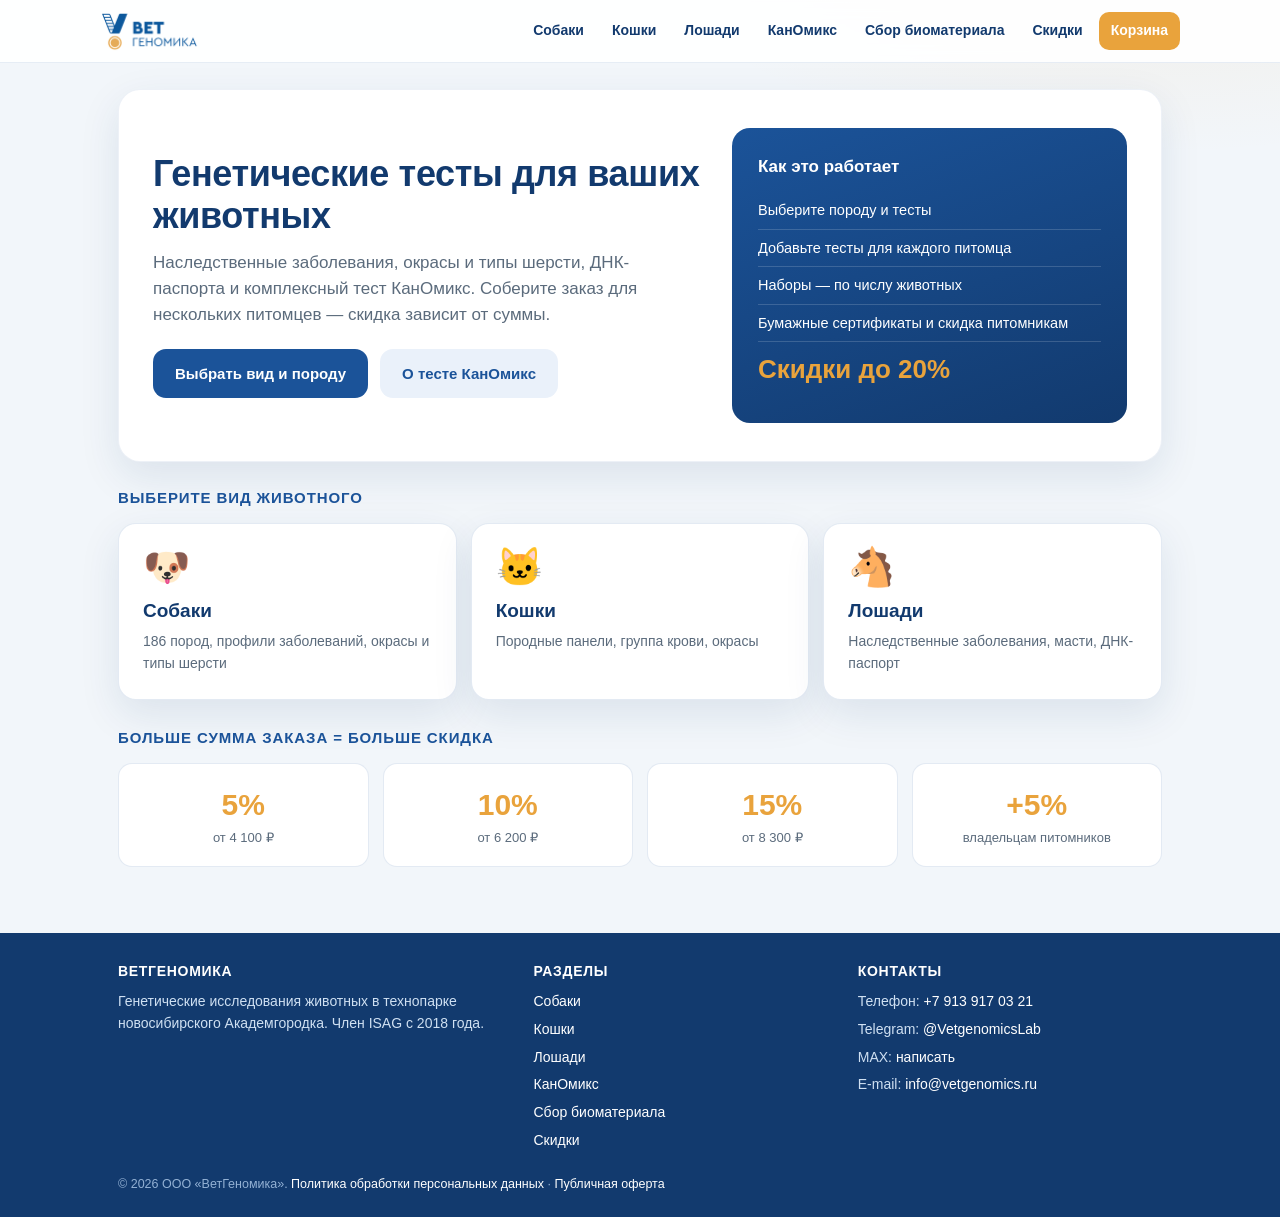
<file: index.html>
<!DOCTYPE html>
<html lang="ru">
<head>
<meta charset="UTF-8">
<meta name="viewport" content="width=device-width, initial-scale=1.0">
<title>ВетГеномика — генетические тесты с корзиной и заказом</title>
<meta name="description" content="Генетические тесты для животных: наследственные заболевания, окрасы и типы шерсти, ДНК-тест КанОмикс. Закажите тесты для ваших питомцев онлайн.">
<link rel="icon" href="data:image/svg+xml,%3Csvg xmlns='http://www.w3.org/2000/svg' viewBox='0 0 64 64'%3E%3Ccircle cx='32' cy='32' r='30' fill='%231b5399'/%3E%3Ctext x='32' y='44' font-family='Arial' font-size='36' font-weight='bold' fill='%23fff' text-anchor='middle'%3EV%3C/text%3E%3C/svg%3E">
<link rel="stylesheet" href="style.css">
</head>
<body>

<header class="topbar">
  <div class="wrap topbar-in">
    <a class="brand" href="#/"><img src="assets/logo.png" alt="ВетГеномика"></a>
    <button class="burger" id="burger" aria-label="Меню">☰</button>
    <nav class="nav" id="nav">
      <a href="#/dogs" data-nav="dogs">Собаки</a>
      <a href="#/cats" data-nav="cats">Кошки</a>
      <a href="#/horses" data-nav="horses">Лошади</a>
      <a href="#/canomix" data-nav="canomix">КанОмикс</a>
      <a href="#/sampling" data-nav="sampling">Сбор биоматериала</a>
      <a href="#/discounts" data-nav="discounts">Скидки</a>
      <a class="cart-link" href="#/cart" data-nav="cart">Корзина<span class="cart-badge" id="cart-badge" style="display:none">0</span></a>
    </nav>
  </div>
</header>

<main>
  <div class="wrap" id="app"></div>
</main>

<footer class="site">
  <div class="wrap">
    <div class="foot-grid">
      <div>
        <h4>ВетГеномика</h4>
        <p style="font-size:14px">Генетические исследования животных в технопарке новосибирского Академгородка. Член ISAG с 2018 года.</p>
      </div>
      <div>
        <h4>Разделы</h4>
        <ul>
          <li><a href="#/dogs">Собаки</a></li>
          <li><a href="#/cats">Кошки</a></li>
          <li><a href="#/horses">Лошади</a></li>
          <li><a href="#/canomix">КанОмикс</a></li>
          <li><a href="#/sampling">Сбор биоматериала</a></li>
          <li><a href="#/discounts">Скидки</a></li>
        </ul>
      </div>
      <div>
        <h4>Контакты</h4>
        <ul>
          <li>Телефон: <a href="tel:+79139170321">+7 913 917 03 21</a></li>
          <li>Telegram: <a href="https://t.me/VetgenomicsLab" target="_blank" rel="noopener">@VetgenomicsLab</a></li>
          <li>MAX: <a href="https://max.ru/u/f9LHodD0cOKUNSVTdu6Nioo7WixTDZU90xUya7tchebdJlv9yIjkWW4z6w8" target="_blank" rel="noopener">написать</a></li>
          <li>E-mail: <a href="mailto:info@vetgenomics.ru">info@vetgenomics.ru</a></li>
        </ul>
      </div>
    </div>
    <p class="foot-note">© <span id="year">2026</span> ООО «ВетГеномика». <a href="#/privacy">Политика обработки персональных данных</a> · <a href="#/offer">Публичная оферта</a></p>
  </div>
</footer>

<div class="modal-back" id="modal"><div class="modal" id="modal-body"></div></div>

<script src="data.js"></script>
<script src="app.js"></script>
</body>
</html>
</file>
<file: style.css>
:root {
  --blue: #1b5399;
  --blue-dark: #123a6e;
  --blue-soft: #eaf1fa;
  --gold: #e9a33c;
  --gold-soft: rgba(233, 163, 60, 0.14);
  --ink: #1c2b3a;
  --muted: #5b6b7c;
  --card: #fff;
  --bg: #f2f6fa;
  --radius: 16px;
  --shadow: 0 14px 40px rgba(18, 58, 110, 0.10);
  --ok: #1e8e4e;
  --err: #c0392b;
}

* { margin: 0; padding: 0; box-sizing: border-box; }

html { -webkit-text-size-adjust: 100%; scroll-behavior: smooth; }

body {
  font-family: "Segoe UI", Roboto, "Helvetica Neue", Arial, sans-serif;
  color: var(--ink);
  background:
    radial-gradient(900px 420px at 90% -8%, rgba(233, 163, 60, 0.12), transparent 60%),
    radial-gradient(800px 460px at -8% 108%, rgba(27, 83, 153, 0.10), transparent 60%),
    var(--bg);
  line-height: 1.55;
  min-height: 100vh;
  display: flex;
  flex-direction: column;
}

a { color: var(--blue); }

img { max-width: 100%; display: block; }

.wrap { width: 100%; max-width: 1080px; margin: 0 auto; padding: 0 18px; }

/* ---------- header ---------- */
.topbar {
  position: sticky; top: 0; z-index: 50;
  background: rgba(255, 255, 255, 0.92);
  backdrop-filter: blur(8px);
  border-bottom: 1px solid rgba(27, 83, 153, 0.10);
}

.topbar-in {
  display: flex; align-items: center; gap: 18px;
  padding: 10px 0; flex-wrap: wrap;
}

.brand { display: flex; align-items: center; text-decoration: none; }
.brand img { height: 42px; width: auto; }

.nav { display: flex; gap: 4px; flex-wrap: wrap; margin-left: auto; align-items: center; }

.nav a {
  text-decoration: none; color: var(--blue-dark);
  font-size: 14px; font-weight: 600;
  padding: 8px 12px; border-radius: 10px;
  transition: background .15s ease, color .15s ease;
}

.nav a:hover { background: var(--blue-soft); color: var(--blue); }
.nav a.active { background: var(--blue); color: #fff; }

.nav .cart-link {
  background: var(--gold); color: #fff; position: relative;
}
.nav .cart-link:hover { background: #d18f2c; color: #fff; }
.cart-badge {
  background: var(--blue); color: #fff; border-radius: 999px;
  font-size: 11px; padding: 1px 7px; margin-left: 6px;
}

.burger {
  display: none; border: 1px solid rgba(27,83,153,.25); background: #fff;
  border-radius: 10px; padding: 8px 12px; font-size: 18px; cursor: pointer;
  margin-left: auto;
}

/* ---------- common blocks ---------- */
main { flex: 1; padding: 26px 0 40px; }

.hero {
  background: var(--card); border-radius: 22px; box-shadow: var(--shadow);
  border: 1px solid rgba(27, 83, 153, 0.08);
  padding: 38px 34px; margin-bottom: 24px;
  display: grid; grid-template-columns: 1.4fr 1fr; gap: 26px; align-items: center;
}

.hero h1 { font-size: clamp(24px, 4vw, 36px); line-height: 1.18; color: var(--blue-dark); letter-spacing: -.01em; }
.hero p { color: var(--muted); font-size: 17px; margin-top: 12px; max-width: 52ch; }

.hero-actions { display: flex; gap: 12px; margin-top: 20px; flex-wrap: wrap; }

.hero-side {
  background: linear-gradient(160deg, var(--blue) 0%, var(--blue-dark) 100%);
  color: #fff; border-radius: 18px; padding: 26px;
}

.hero-side h3 { font-size: 17px; margin-bottom: 12px; }
.hero-side ul { list-style: none; }
.hero-side li { padding: 7px 0; border-bottom: 1px solid rgba(255,255,255,.16); font-size: 14.5px; }
.hero-side li:last-child { border-bottom: 0; }
.hero-side .big { font-size: 26px; font-weight: 800; color: var(--gold); }

.btn {
  display: inline-block; text-decoration: none; text-align: center;
  background: var(--blue); color: #fff; font-weight: 700; font-size: 15px;
  padding: 13px 22px; border-radius: 13px; border: none; cursor: pointer;
  transition: background .15s ease, transform .15s ease;
}

.btn:hover { background: var(--blue-dark); transform: translateY(-1px); }
.btn.gold { background: var(--gold); color: #fff; }
.btn.gold:hover { background: #d18f2c; }
.btn.ghost { background: var(--blue-soft); color: var(--blue); }
.btn.ghost:hover { background: #dce9f8; }
.btn.small { padding: 8px 14px; font-size: 13.5px; border-radius: 10px; }
.btn:disabled { opacity: .55; cursor: default; transform: none; }

.section { margin-bottom: 26px; }

h2.sec-title {
  font-size: 15px; text-transform: uppercase; letter-spacing: .06em;
  color: var(--blue); margin-bottom: 14px; font-weight: 700;
}

h1.page-title { font-size: clamp(22px, 3.6vw, 30px); color: var(--blue-dark); margin-bottom: 6px; }
p.page-sub { color: var(--muted); margin-bottom: 20px; max-width: 70ch; }

.card {
  background: var(--card); border-radius: var(--radius);
  border: 1px solid rgba(27, 83, 153, 0.10); box-shadow: 0 8px 26px rgba(18,58,110,.06);
  padding: 22px;
}

.grid { display: grid; gap: 14px; }
.grid.cols-2 { grid-template-columns: repeat(2, 1fr); }
.grid.cols-3 { grid-template-columns: repeat(3, 1fr); }
.grid.cols-4 { grid-template-columns: repeat(4, 1fr); }

/* species cards */
.sp-card {
  display: block; text-decoration: none; color: inherit;
  background: var(--card); border-radius: 18px; padding: 24px;
  border: 1px solid rgba(27, 83, 153, 0.12); box-shadow: var(--shadow);
  transition: transform .16s ease, box-shadow .16s ease, border-color .16s ease;
}

.sp-card:hover { transform: translateY(-3px); border-color: rgba(27,83,153,.35); box-shadow: 0 18px 42px rgba(18,58,110,.14); }
.sp-card .emoji { font-size: 38px; line-height: 1; margin-bottom: 10px; }
.sp-card h3 { color: var(--blue-dark); font-size: 19px; }
.sp-card p { color: var(--muted); font-size: 14px; margin-top: 6px; }

/* breed list */
.breed-tools { display: flex; gap: 12px; align-items: center; margin-bottom: 16px; flex-wrap: wrap; }

input[type="text"], input[type="tel"], input[type="email"], input[type="number"], textarea, select {
  font: inherit; width: 100%; padding: 12px 14px;
  border: 1px solid rgba(27, 83, 153, 0.20); border-radius: 12px;
  background: #fbfcfe; color: var(--ink); font-size: 15px;
  transition: border-color .15s ease, box-shadow .15s ease;
}

input:focus, textarea:focus, select:focus {
  outline: none; border-color: var(--blue);
  box-shadow: 0 0 0 3px rgba(27, 83, 153, 0.12);
}

.breed-grid { display: grid; grid-template-columns: repeat(auto-fill, minmax(220px, 1fr)); gap: 10px; }

.breed-link {
  display: block; text-decoration: none; color: var(--blue-dark);
  background: var(--card); border: 1px solid rgba(27, 83, 153, 0.12);
  border-radius: 12px; padding: 13px 15px; font-weight: 600; font-size: 14.5px;
  transition: border-color .14s ease, background .14s ease, transform .14s ease;
}

.breed-link:hover { border-color: var(--blue); background: var(--blue-soft); transform: translateY(-1px); }
.breed-link small { display: block; color: var(--muted); font-weight: 500; margin-top: 2px; }

/* test tables */
.test-list { display: grid; gap: 8px; }

.test-row {
  display: flex; align-items: center; gap: 14px;
  background: var(--card); border: 1px solid rgba(27, 83, 153, 0.10);
  border-radius: 12px; padding: 12px 16px; flex-wrap: wrap;
}

.test-row.profile { border-color: rgba(233,163,60,.55); background: #fffdf6; }

.test-name { flex: 1 1 260px; min-width: 0; font-weight: 600; font-size: 14.5px; }
.test-name small { display: block; font-weight: 500; color: var(--muted); font-size: 12.5px; }
.test-code { font-size: 12px; color: var(--blue); background: var(--blue-soft); border-radius: 8px; padding: 3px 8px; white-space: nowrap; }
.test-term { font-size: 12.5px; color: var(--muted); white-space: nowrap; }
.test-price { font-weight: 800; color: var(--blue-dark); white-space: nowrap; }
.test-price .old { display: block; font-size: 12px; color: var(--muted); font-weight: 500; text-decoration: line-through; }

.badge {
  display: inline-block; font-size: 11px; font-weight: 700; letter-spacing: .03em;
  padding: 2px 8px; border-radius: 999px; background: var(--gold-soft); color: #a26a12;
  text-transform: uppercase;
}

.badge.common { background: #fdeaea; color: var(--err); }

.test-name.has-desc { cursor: pointer; }
.test-name.has-desc:hover { color: var(--blue); }
.test-name .hint {
  display: inline-block; font-size: 10.5px; color: var(--blue);
  text-transform: uppercase; letter-spacing: .05em; margin-left: 8px;
  border-bottom: 1px dashed rgba(27, 83, 153, .5);
}

.test-desc { display: none; flex-basis: 100%; }
.test-row.open .test-desc { display: block; }

.test-desc-in {
  background: var(--blue-soft); border-radius: 10px;
  padding: 12px 15px; font-size: 13.5px; color: var(--ink);
}

.test-desc .inherit {
  font-weight: 700; color: var(--blue-dark);
  margin-bottom: 6px; font-size: 13px;
}

/* tabs */
.tabs { display: flex; gap: 8px; margin-bottom: 18px; flex-wrap: wrap; }

.tab {
  border: 1px solid rgba(27, 83, 153, 0.18); background: var(--card);
  padding: 10px 18px; border-radius: 12px; cursor: pointer;
  font: inherit; font-weight: 600; font-size: 14px; color: var(--blue-dark);
}

.tab.active { background: var(--blue); color: #fff; border-color: var(--blue); }

/* prose */
.prose h4 { color: var(--blue-dark); margin: 16px 0 6px; font-size: 16px; }
.prose p { margin-bottom: 10px; color: var(--ink); }
.prose ul { margin: 0 0 12px 20px; }
.prose li { margin-bottom: 5px; }
.prose .doc { max-height: 560px; overflow: auto; padding-right: 8px; font-size: 14px; }

.img-block { margin: 18px 0; }
.img-block img { border-radius: 14px; border: 1px solid rgba(27,83,153,.12); }

/* forms */
.form-grid { display: grid; gap: 12px; max-width: 560px; }
.field label { display: block; font-size: 13px; font-weight: 600; color: var(--muted); margin-bottom: 6px; }

.consent {
  display: flex; gap: 10px; align-items: flex-start;
  font-size: 12.5px; color: var(--muted); cursor: pointer;
}

.consent input { margin-top: 3px; accent-color: var(--blue); }

.form-err { min-height: 18px; font-size: 13px; color: var(--err); }
.form-ok {
  display: none; text-align: center; padding: 26px 12px;
}
.form-ok h3 { color: var(--blue-dark); margin-bottom: 8px; }
.form-ok p { color: var(--muted); }

/* footer */
footer.site {
  background: var(--blue-dark); color: #cfe0f2;
  padding: 28px 0 22px; margin-top: auto;
}

footer.site a { color: #fff; text-decoration: none; }
footer.site a:hover { text-decoration: underline; }
.foot-grid { display: grid; grid-template-columns: 1.3fr 1fr 1fr; gap: 20px; }
.foot-grid h4 { color: #fff; margin-bottom: 8px; font-size: 14px; text-transform: uppercase; letter-spacing: .05em; }
.foot-grid li { list-style: none; margin-bottom: 6px; font-size: 14px; }
.foot-note { margin-top: 18px; font-size: 12.5px; color: #93b1d4; }

/* discount cards */
.tier {
  background: var(--card); border-radius: 14px; padding: 18px;
  border: 1px solid rgba(27, 83, 153, 0.12); text-align: center;
}
.tier .pct { font-size: 30px; font-weight: 800; color: var(--gold); }
.tier .from { font-size: 13px; color: var(--muted); }

/* cart */
.cart-pet {
  background: var(--card); border: 1px solid rgba(27,83,153,.12);
  border-radius: 14px; padding: 16px 18px; margin-bottom: 14px;
}
.cart-pet h3 { font-size: 16px; color: var(--blue-dark); margin-bottom: 10px; display: flex; align-items: center; gap: 10px; flex-wrap: wrap; }
.cart-item { display: flex; align-items: center; gap: 12px; padding: 8px 0; border-top: 1px dashed rgba(27,83,153,.18); flex-wrap: wrap; }
.cart-item:first-of-type { border-top: 0; }
.cart-item .nm { flex: 1 1 220px; font-size: 14px; }
.cart-item .pr { font-weight: 700; white-space: nowrap; }

.qty { display: flex; align-items: center; gap: 8px; }
.qty button {
  width: 28px; height: 28px; border-radius: 8px; border: 1px solid rgba(27,83,153,.25);
  background: var(--blue-soft); color: var(--blue); font-size: 16px; cursor: pointer; line-height: 1;
}
.qty input { width: 52px; text-align: center; padding: 6px; }

.link-btn {
  background: none; border: none; color: var(--err); cursor: pointer;
  font-size: 12.5px; text-decoration: underline; padding: 2px;
}

.summary { position: sticky; top: 74px; }
.sum-row { display: flex; justify-content: space-between; gap: 10px; padding: 5px 0; font-size: 14.5px; }
.sum-row.total { font-size: 18px; font-weight: 800; color: var(--blue-dark); border-top: 2px solid var(--blue-soft); margin-top: 8px; padding-top: 10px; }
.sum-row .disc { color: var(--ok); }

.check-line { display: flex; gap: 10px; align-items: flex-start; font-size: 13.5px; color: var(--ink); margin: 10px 0; cursor: pointer; }
.check-line input { margin-top: 3px; accent-color: var(--blue); }

/* modal */
.modal-back {
  position: fixed; inset: 0; background: rgba(18, 40, 70, 0.5);
  display: none; align-items: center; justify-content: center; z-index: 100; padding: 16px;
}
.modal-back.open { display: flex; }
.modal {
  background: #fff; border-radius: 18px; padding: 24px;
  width: 100%; max-width: 480px; max-height: 90vh; overflow: auto;
  box-shadow: 0 30px 80px rgba(10, 30, 60, .3);
}
.modal h3 { color: var(--blue-dark); margin-bottom: 12px; }
.modal .form-grid { max-width: none; }

.pets-list { display: grid; gap: 8px; margin: 12px 0; }
.pet-opt {
  border: 1px solid rgba(27,83,153,.18); border-radius: 12px; padding: 11px 14px;
  cursor: pointer; font-size: 14px; display: flex; justify-content: space-between; gap: 10px;
}
.pet-opt:hover { border-color: var(--blue); background: var(--blue-soft); }
.pet-opt small { color: var(--muted); }

.divider { height: 1px; background: linear-gradient(90deg, transparent, rgba(27,83,153,.16), transparent); margin: 18px 0; }

.kit-box {
  background: var(--gold-soft); border: 1px solid rgba(233,163,60,.35);
  border-radius: 14px; padding: 18px; margin: 16px 0;
}

.mobile-only { display: none; }

@media (max-width: 900px) {
  .hero { grid-template-columns: 1fr; padding: 26px 20px; }
  .grid.cols-3, .grid.cols-4 { grid-template-columns: repeat(2, 1fr); }
  .foot-grid { grid-template-columns: 1fr 1fr; }
  .summary { position: static; }
}

@media (max-width: 640px) {
  .nav {
    display: none; width: 100%; flex-direction: column; align-items: stretch;
    margin: 6px 0 4px;
  }
  .nav.open { display: flex; }
  .burger { display: block; }
  .grid.cols-2, .grid.cols-3, .grid.cols-4 { grid-template-columns: 1fr; }
  .foot-grid { grid-template-columns: 1fr; }
  .test-row { padding: 12px; }
  .mobile-only { display: block; }
}
</file>
